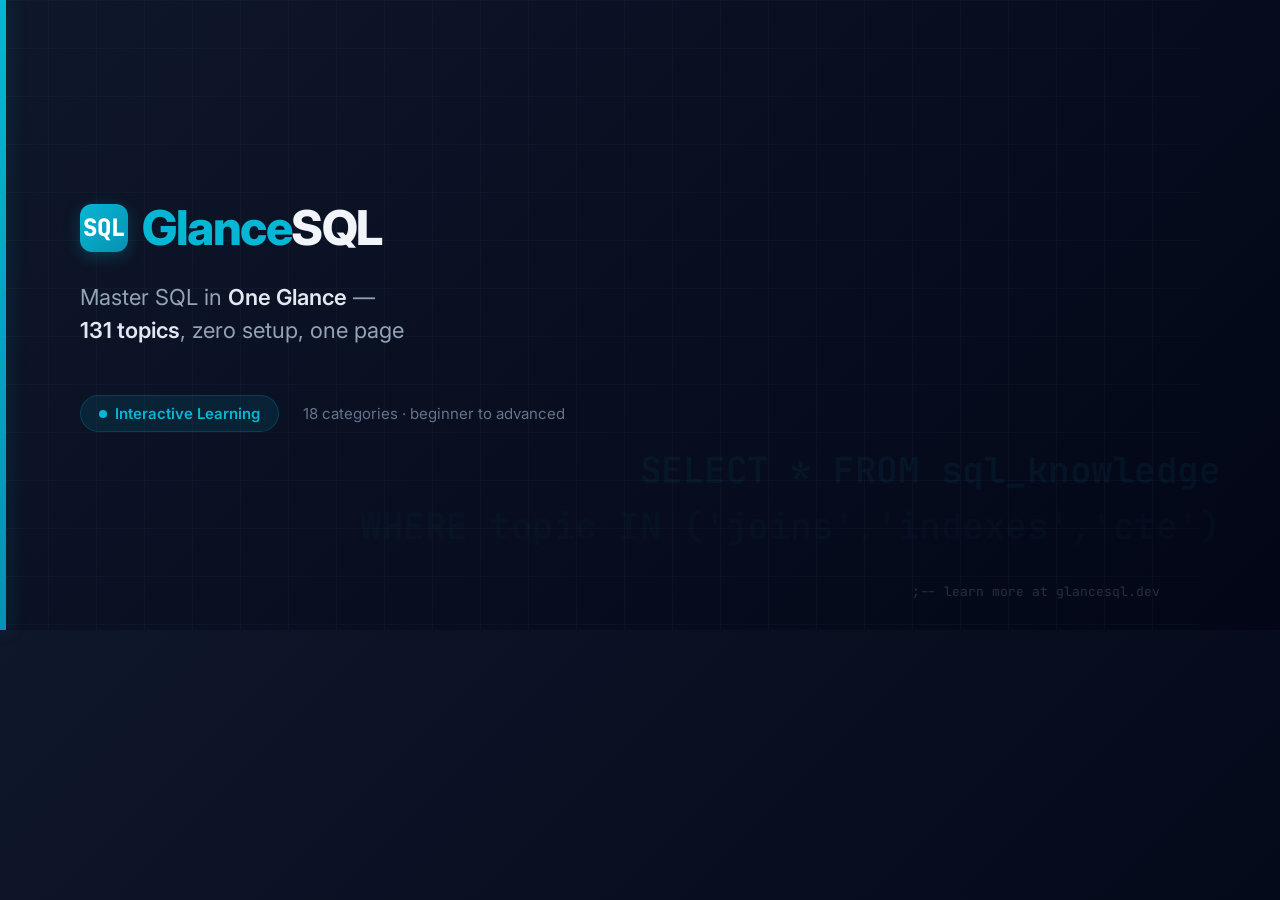
<file: og-image.html>
<!DOCTYPE html>
<html lang="en">
<head>
  <meta charset="UTF-8" />
  <meta name="viewport" content="width=device-width, initial-scale=1.0" />
  <title>GlanceSQL OG Preview</title>
  <link rel="preconnect" href="https://fonts.googleapis.com" />
  <link rel="preconnect" href="https://fonts.gstatic.com" crossorigin />
  <link href="https://fonts.googleapis.com/css2?family=Inter:wght@400;600;800&family=JetBrains+Mono:wght@400;600&display=swap" rel="stylesheet" />
  <style>
    * { margin: 0; padding: 0; box-sizing: border-box; }
    body {
      width: 1200px;
      height: 630px;
      overflow: hidden;
      background: linear-gradient(135deg, #0f172a 0%, #020617 100%);
      font-family: 'Inter', system-ui, sans-serif;
      position: relative;
    }
    /* grid overlay */
    .grid {
      position: absolute;
      inset: 0;
      background-image:
        linear-gradient(rgba(148,163,184,0.04) 1px, transparent 1px),
        linear-gradient(90deg, rgba(148,163,184,0.04) 1px, transparent 1px);
      background-size: 48px 48px;
    }
    /* watermark */
    .watermark {
      position: absolute;
      bottom: 80px;
      right: -20px;
      font-family: 'JetBrains Mono', monospace;
      font-size: 36px;
      font-weight: 600;
      color: #06b6d4;
      opacity: 0.06;
      letter-spacing: -0.5px;
      white-space: nowrap;
      user-select: none;
      pointer-events: none;
    }
    .watermark span {
      display: block;
      text-align: right;
    }
    .watermark span + span {
      margin-top: 8px;
      opacity: 0.5;
    }
    /* accent decorative bar */
    .accent-bar {
      position: absolute;
      top: 0;
      left: 0;
      width: 6px;
      height: 100%;
      background: linear-gradient(180deg, #06b6d4 0%, #0891b2 100%);
      box-shadow: 0 0 20px rgba(6,182,212,0.3);
    }
    /* main content */
    .content {
      position: relative;
      z-index: 1;
      padding: 70px 80px;
      height: 100%;
      display: flex;
      flex-direction: column;
      justify-content: center;
    }
    .logo-row {
      display: flex;
      align-items: center;
      gap: 14px;
      margin-bottom: 24px;
    }
    .icon-box {
      width: 48px;
      height: 48px;
      border-radius: 12px;
      background: linear-gradient(135deg, #06b6d4 0%, #0891b2 100%);
      display: flex;
      align-items: center;
      justify-content: center;
      font-size: 24px;
      color: #fff;
      font-weight: 800;
      font-family: 'JetBrains Mono', monospace;
      box-shadow: 0 4px 16px rgba(6,182,212,0.25);
    }
    .logo-text {
      font-size: 48px;
      font-weight: 800;
      color: #f1f5f9;
      letter-spacing: -1.5px;
    }
    .logo-text .accent {
      color: #06b6d4;
    }
    .tagline {
      font-size: 22px;
      font-weight: 400;
      color: #94a3b8;
      line-height: 1.5;
      max-width: 700px;
      margin-bottom: 48px;
    }
    .tagline strong {
      color: #e2e8f0;
      font-weight: 600;
    }
    .meta-row {
      display: flex;
      align-items: center;
      gap: 24px;
    }
    .badge {
      display: inline-flex;
      align-items: center;
      gap: 8px;
      padding: 8px 18px;
      border-radius: 999px;
      background: rgba(6,182,212,0.1);
      border: 1px solid rgba(6,182,212,0.2);
      color: #06b6d4;
      font-size: 15px;
      font-weight: 600;
    }
    .badge dot {
      width: 8px;
      height: 8px;
      border-radius: 50%;
      background: #06b6d4;
      display: inline-block;
    }
    .meta-text {
      font-size: 15px;
      color: #64748b;
      font-weight: 400;
    }
    .footer-code {
      position: absolute;
      bottom: 30px;
      right: 40px;
      font-family: 'JetBrains Mono', monospace;
      font-size: 13px;
      color: rgba(148,163,184,0.25);
      z-index: 1;
      user-select: none;
      pointer-events: none;
    }
  </style>
</head>
<body>
  <div class="grid"></div>
  <div class="accent-bar"></div>

  <div class="watermark">
    <span>SELECT * FROM sql_knowledge</span>
    <span>WHERE topic IN ('joins','indexes','cte')</span>
  </div>

  <div class="content">
    <div class="logo-row">
      <div class="icon-box">SQL</div>
      <div class="logo-text"><span class="accent">Glance</span>SQL</div>
    </div>

    <div class="tagline">
      Master SQL in <strong>One Glance</strong> &mdash;<br />
      <strong>131 topics</strong>, zero setup, one page
    </div>

    <div class="meta-row">
      <span class="badge"><dot></dot> Interactive Learning</span>
      <span class="meta-text">18 categories &middot; beginner to advanced</span>
    </div>
  </div>

  <div class="footer-code">;-- learn more at glancesql.dev</div>
</body>
</html>
</file>
